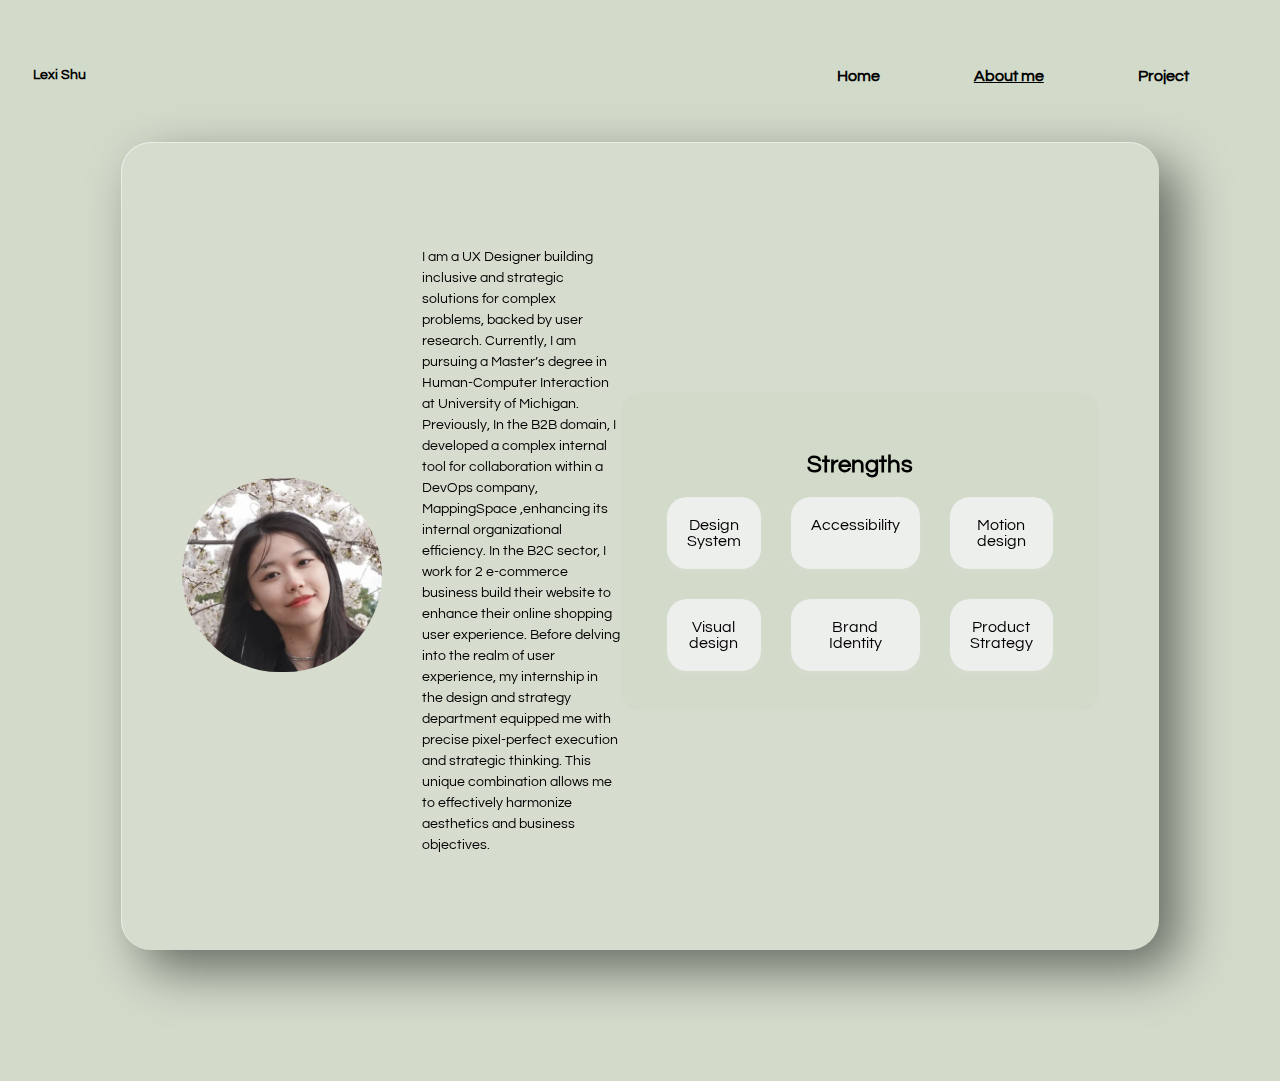
<file: about.html>
<!DOCTYPE html>
<html lang="en">
<head>
    <meta charset="UTF-8">
    <meta http-equiv="X-UA-Compatible" content="IE=edge">
    <meta name="viewport" content="width=device-width, initial-scale=1.0">
    <link rel="preconnect" href="https://fonts.googleapis.com">
    <link rel="preconnect" href="https://fonts.gstatic.com" crossorigin>
    <link href="https://fonts.googleapis.com/css2?family=Questrial&display=swap" rel="stylesheet">
    <link rel="stylesheet" href="https://fonts.googleapis.com/css?family=Open+Sans">
    <link rel="stylesheet" href="css/style.css">
    <title>About Me</title>
</head>

<body>
    <div class="skip"><a href="#main">Skip to Main Content</a></div>
    <header>
      <nav>
        <h1 class="logo"><a href = "index.html">Lexi Shu</a></h1>
        <ul class = "links">
            <li><a class = "btn" href = "index.html">Home</a></li> 
            <li><a class = "btn active" href = "about.html">About me</a></li>
            <li><a class = "btn" href = "sync.html">Project</a></li>

        </ul>
    </nav>
    </header>
<main>
<div class = "body_text" id = "main">
<div id = "genre_gallery"></div>
    <div class = "genre_gallery">
          <div class = "genre">
            <div class="card" tabindex="0">
              <div class="container">
                <div class="image">
                  <h2></h2>
                  <img src="images/me.webp" width = "200" alt = "Lexi Shu's avatar"> 
                </div>
              </div>
                <p>I am a UX Designer building inclusive and strategic solutions for complex problems, backed by user research. 

                    Currently, I am pursuing a Master’s degree in Human-Computer Interaction at University of Michigan.

                    Previously, In the B2B domain, I developed a complex internal tool for collaboration within a DevOps company, MappingSpace ,enhancing its internal organizational efficiency.
                    
                     
                    
                    In the B2C sector, I work for 2 e-commerce business build their website to enhance their online shopping user experience.
                     
                    Before delving into the realm of user experience, my internship in the design and strategy department equipped me with precise pixel-perfect execution and strategic thinking. This unique combination allows me to effectively harmonize aesthetics and business objectives.</p>
              
                    <section class="strengths">
                        <h2>Strengths</h2>
                        <ul>
                          <li>Design System</li>
                          <li>Accessibility</li>
                          <li>Motion design</li>
                          <li>Visual design</li>
                          <li>Brand Identity</li>
                          <li>Product Strategy</li>
                        </ul>
                      </section>
            </main>
              
              
                </div>
          </div>


</body>
</html>
</file>
<file: css/style.css>
nav {
    display: flex;
    position: relative;
    align-items: center;
    justify-content: space-between;
    padding-top: 30px;
    padding-left: 2%;
    padding-right: 5%;
    font-family: 'Open Sans', sans-serif;
}

nav ul li a.active {
    color: rgb(0, 0, 0);
    font-weight: bold;
    text-decoration: underline;
    text-decoration-skip-ink: auto; /* 控制下划线在文本上方的位置 */
    margin: 50px; /* 调整导航项之间的间距 */
    padding-bottom: 20px; /* 添加下划线与文本之间的距离 */

}

h1.logo a:hover, h1.logo a:focus {
    color: black;
    transition: 0.3s;
}

nav ul li {
    list-style-type: none;
    display: inline-block;
    padding: 10px 20px;
    margin-left: auto ;
    margin-right: auto ;
    justify-content: space-between;
    font-family: 'Open Sans', sans-serif;
}

/* navigation */
a {
    color: black;
    text-decoration: none;
    font-weight: bold;
    font-family: 'Open Sans', sans-serif;

}
a.btn:hover, a.btn.active:hover {
    color: rgb(18, 94, 37);
    transition: 0.3s;
}


.card_info img {
    border-radius: 10px;
    width: 100%;
}

div.skip a {
    position: absolute;
    font-family: 'Black Ops One';
    top: -40px;
    margin-left: 10px;
}

div.skip a:hover, div.skip a:focus {
    color: black;
    text-decoration: underline;
}

body a:focus {
    top: 10px;
    transition: 0.5s;
}

nav a, #main {
    font-family: "questrial", Arial, sans-serif; 
}  

.body_text {
    padding-left: 5%;
    padding-right: 5%;
    padding-bottom: 5%;
    color: black;
}

body {
    font-family: "questrial", Arial, sans-serif; }

h1, h2, h3 {
    font-family: "questrial", Arial, sans-serif; 
    text-align: center;
}

h1 {
    color: black;
    display: block;
    font-size: 14px;
    margin-block-start: 0.67em;
    margin-block-end: 0.67em;
    margin-inline-start: 0px;
    margin-inline-end: 0px;
    font-weight: bold;
}

h3, p {
    font-family: "questrial", Arial, sans-serif; 
    font-size: 14px;
    
}

.card h3 {
    text-align: center;
    font-weight: bold;
    margin: auto;
    width: 200px;
    padding-top: 15px;
    padding-bottom: 20px;
    line-height: 1.2;
}


.genre_gallery {
    display: flex;
    flex-direction: column;
    z-index: 1;
}

.genre_gallery img {
    border-radius: 500px;
    margin-top: 50px;
}

.card {
    display: flex;
    justify-content: space-evenly;
    flex-wrap: wrap;
    align-items: center;
    background-color: rgb(255, 255, 255,0.1);
    padding: 90px 60px 80px 60px;
    border-radius: 30px;
    margin-top: 30px;
    margin-bottom: 60px;
    margin-left: 50px;
    margin-right: 50px;
    box-shadow: 20px 20px 50px rgb(0, 0, 0,0.5);
    overflow: hidden;
    border-top: 1px solid rgba(255, 255, 255,0.5);
    border-left: 1px solid rgba(255, 255, 255,0.5);
    backdrop-filter: blur(5px);
}

.image h2 {
    position: absolute;
    top: -60px;
    right: 30px;
    font-size: 2em;
    color:rgba(0, 0, 0, 0.2);
    margin-top: 40px;
    margin-right: 10px;
}

.image h4 {
    margin-block: 0px;
    justify-content: center;
    padding-top: 16px;
}

div.image {
    display: contents;
}

.card p {
    padding-left: 20px;
    line-height: 1.2;
}

.current:hover, .current:focus {
    border: solid 2px rgb(255, 255, 255);
    background-color: rgb(255, 255, 255);
    border-radius: 20px;
    padding: 12px 10px 10px 10px;
    box-shadow: black;
}

body{
    background-color:rgb(210, 218, 202);
}
@media screen and (prefers-reduced-motion: reduce) {

    .card_info {
        transition: none;
    }
    
    .card_info:hover, .card_title:hover {
        -webkit-transform: none;
        -ms-transform: none;
        transform: none;
        transition: unset;
    }

}

@media screen and (min-width: 700px){
    /* FLEX STYLING */
    .genre_gallery {
        padding: 0;
        margin: 0;
    }

    div.image {
        display: block;
    }

    .card {
        /* flex-direction: column; */
        flex-wrap: nowrap;
    }
}

@media screen and (min-width: 800px) {
    /* GRID STYLING */
    .stupid_flex {
        display: flex;
        flex-direction: column;
    }

    .stupid_flex .card {
        flex-direction: row; 
    }

    .gallery {
        display: grid;
        grid-template-columns: repeat(3, 1fr);
        width: 90%;
    }

    #player {
        grid-column: 1 / span 3;
    }
}

@media screen and (min-width: 1000px) {
    /* FLEX STYLING */
    .stupid_flex {
        display: flex;
        flex-direction: row;
    }

    .stupid_flex .card {
        flex-direction: column; 
    }

    .stupid_flex .card p {
        padding: 0px;
    }

    .genre_gallery {
        padding: 0;
        margin: 0;
        flex-direction: row;
        flex-wrap: wrap;
    }

    .card p {
        padding-left: 40px;
        line-height: 1.5;

    }


}


/* 特色展示区域 */
.strengths {
    padding: 40px 5%;
    background-color: rgb(210, 218, 202);
    text-align: center;
    border-radius: 20px;
    margin-top: 50px; /* 添加顶部间距 */
    margin-bottom: 50px; /* 添加底部间距 */
}

.strengths ul {
    display: grid;
    grid-template-columns: repeat(3, 1fr);
    grid-gap: 30px; /* 增加项目之间的间距 */
    margin: 0;
    padding: 0;
}

.strengths li {
    padding: 20px;
    background-color: #edefed;
    border-radius: 20px;
    box-shadow: 0 4px 8px rgba(255, 255, 255, 0.1);
    list-style-type: none;
    transition: transform 0.3s ease;
}

.strengths li:hover {
    transform: translateY(-5px);
}
</file>
